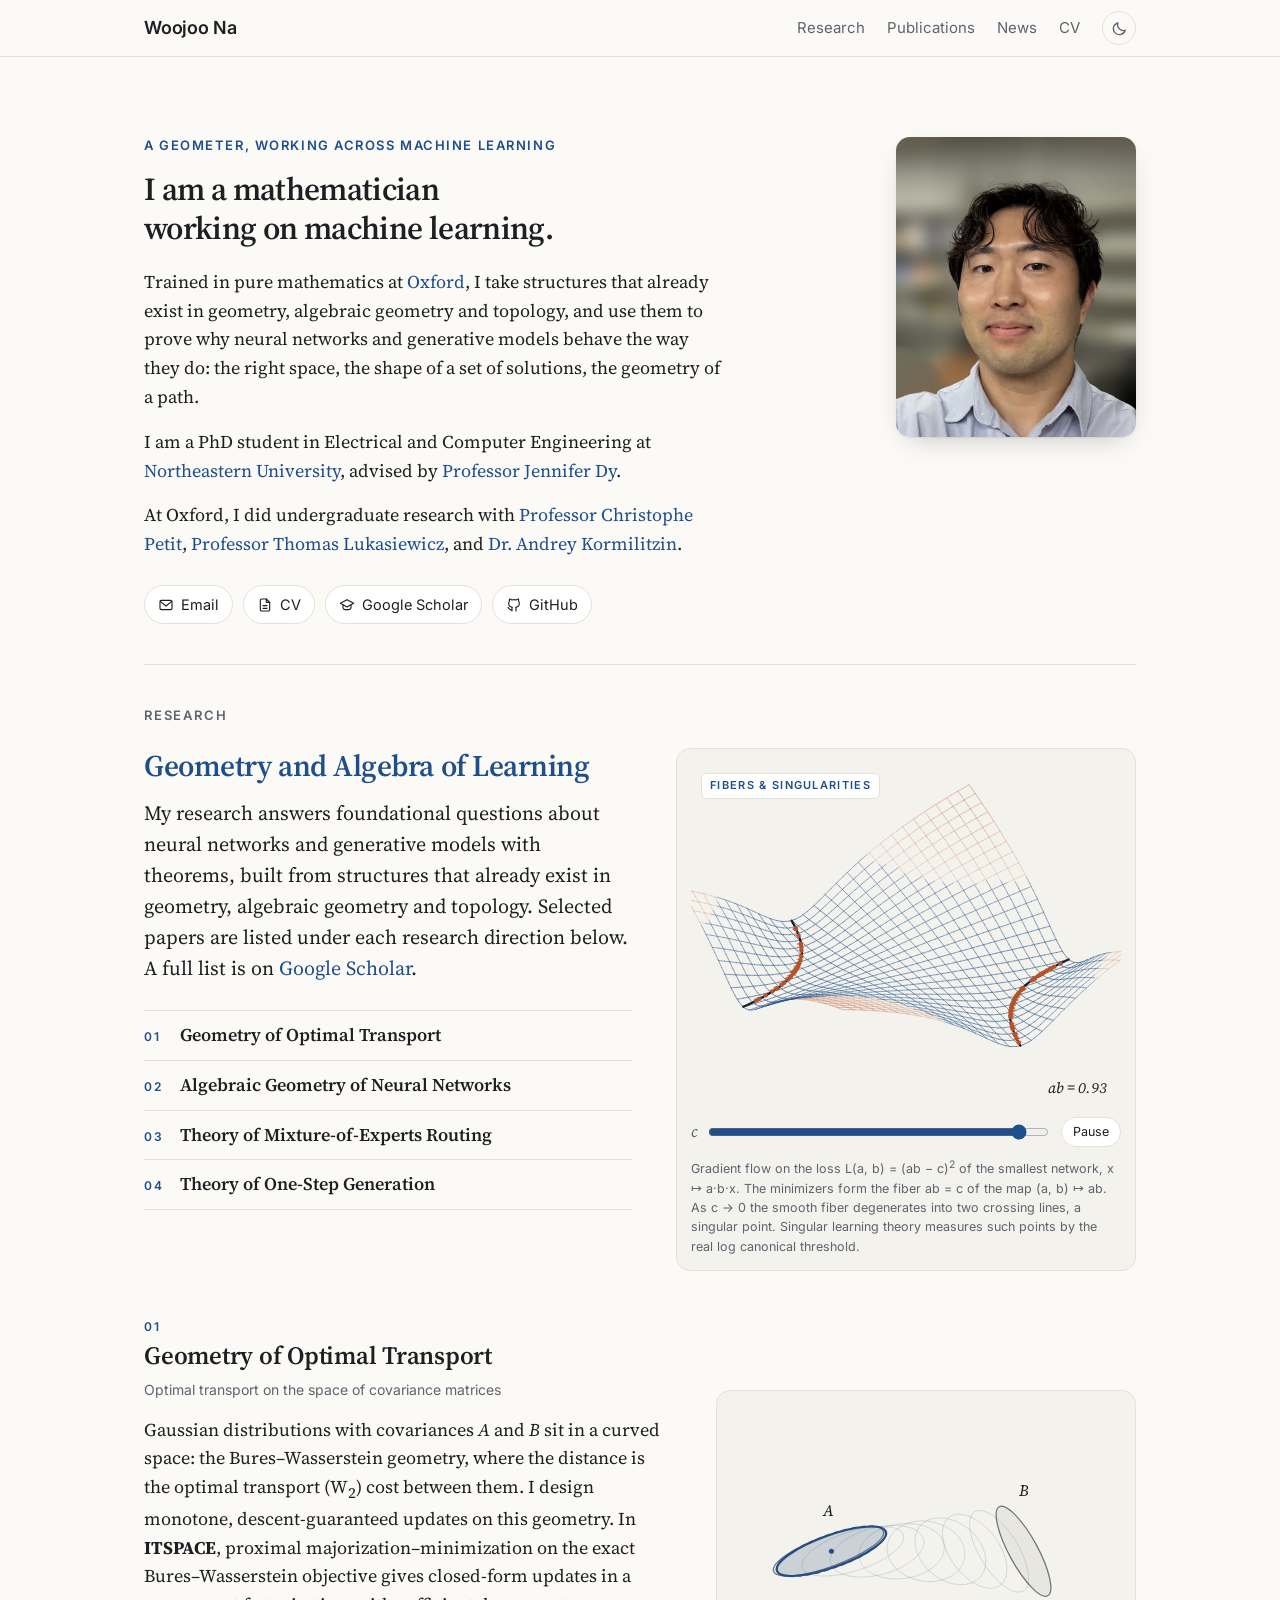
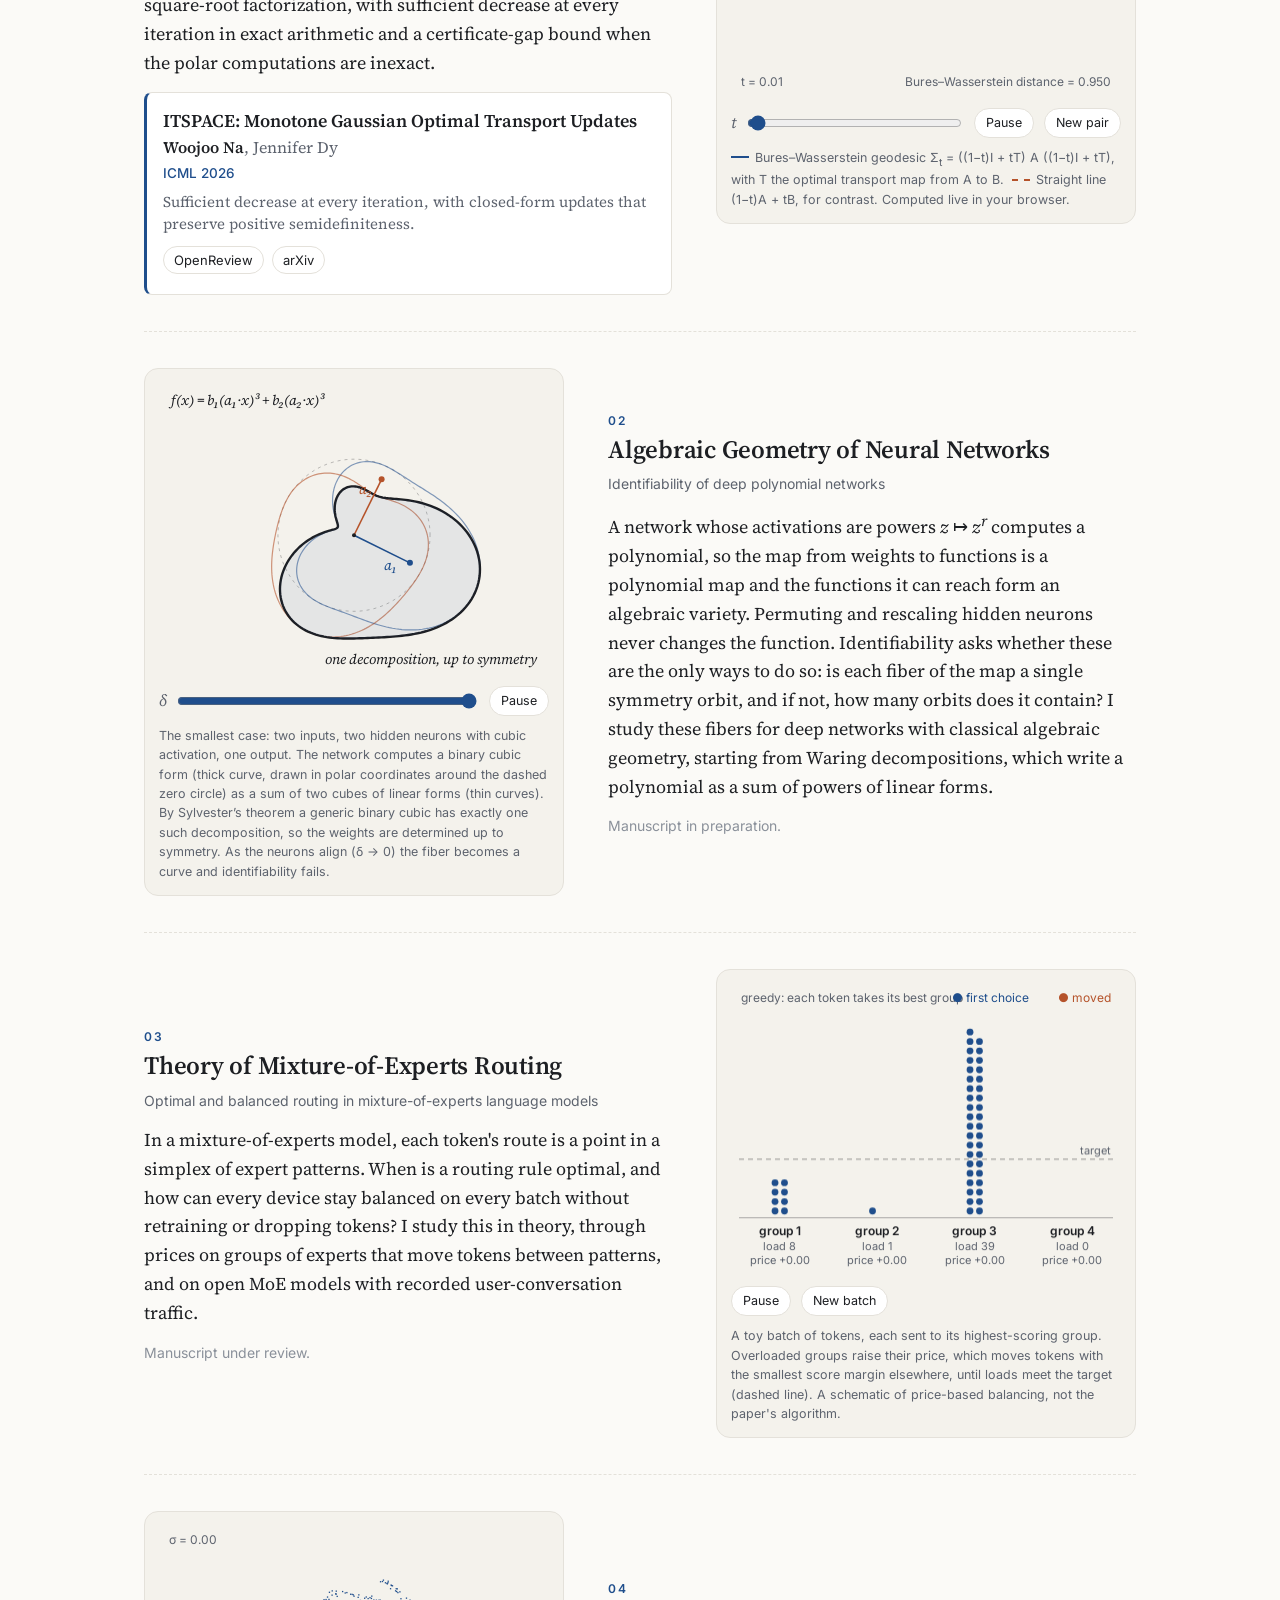
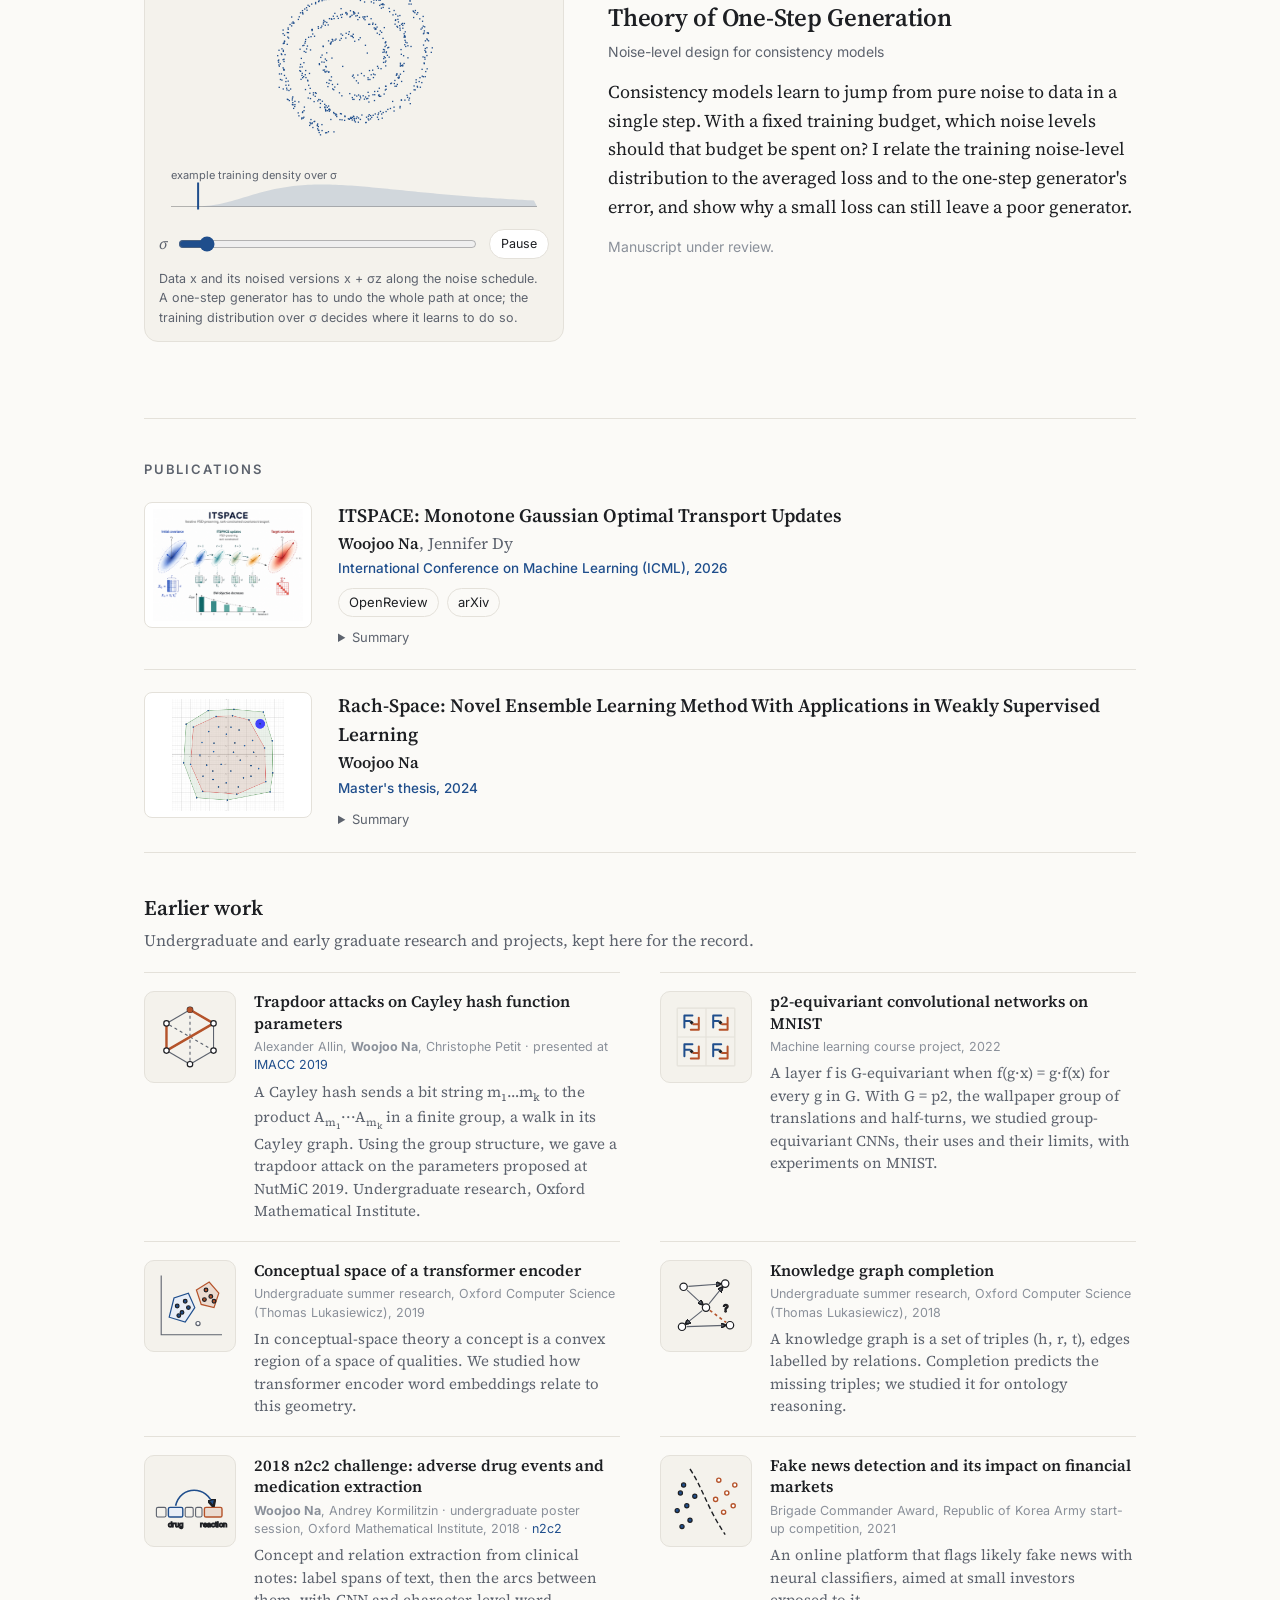
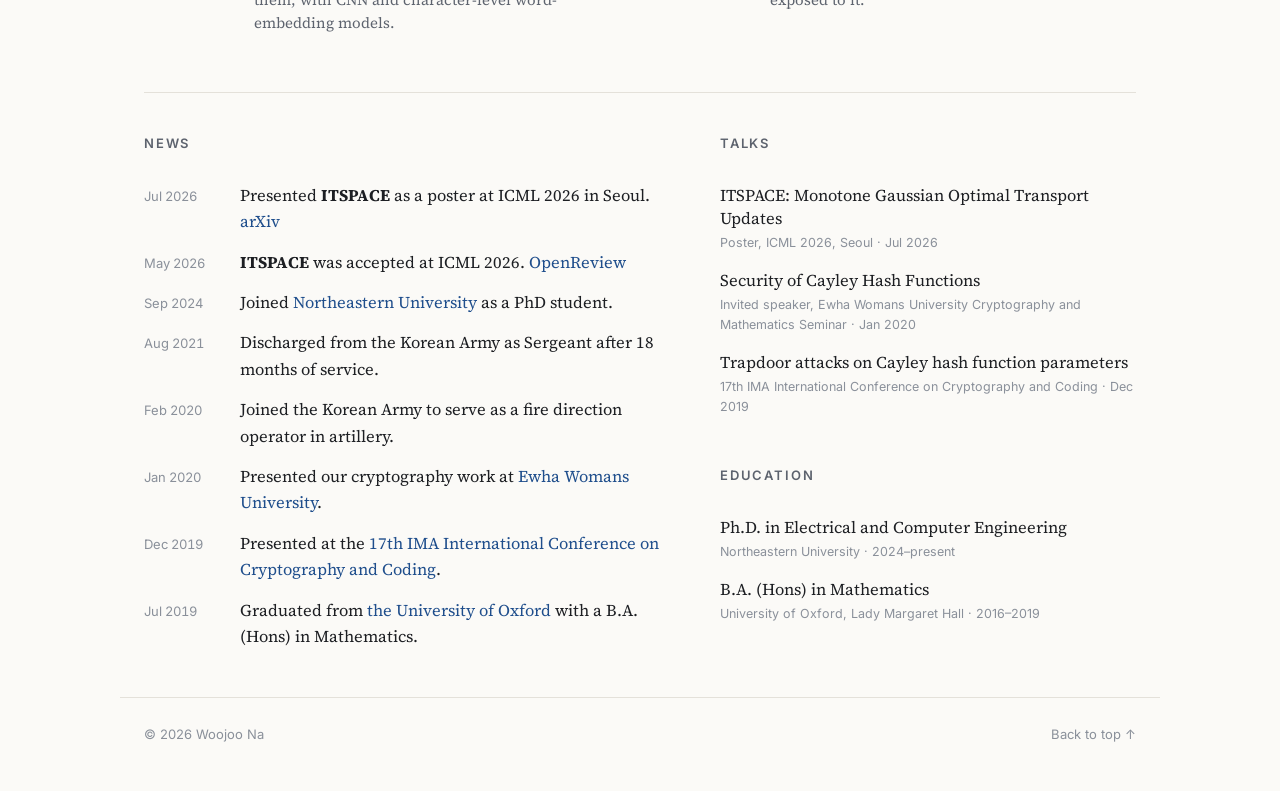
<file: index.html>
<!DOCTYPE html>
<html lang="en">
<head>
  <meta charset="utf-8">
  <meta name="viewport" content="width=device-width, initial-scale=1">
  <title>Woojoo Na</title>
  <meta name="author" content="Woojoo Na">
  <meta name="description" content="Woojoo Na, PhD student at Northeastern University. Trained as a pure mathematician at Oxford; geometric and mathematical foundations of machine learning: optimal transport, mixture-of-experts routing, and one-step generative modeling.">
  <meta property="og:title" content="Woojoo Na">
  <meta property="og:description" content="Geometric and mathematical foundations of machine learning.">
  <meta property="og:type" content="website">
  <meta property="og:url" content="https://itsmeuniverse.github.io/">
  <meta property="og:image" content="https://itsmeuniverse.github.io/images/woojoo.jpg">
  <link rel="icon" type="image/png" href="images/oxfordlogo.png">
  <link rel="preconnect" href="https://fonts.googleapis.com">
  <link rel="preconnect" href="https://fonts.gstatic.com" crossorigin>
  <link href="https://fonts.googleapis.com/css2?family=Inter:wght@400;500;600&family=Source+Serif+4:ital,opsz,wght@0,8..60,400;0,8..60,600;1,8..60,400&display=swap" rel="stylesheet">
  <link rel="stylesheet" href="css/site.css?v=202611241110">
  <script>
    // Apply the saved theme before first paint to avoid a flash.
    (function () {
      try {
        var t = localStorage.getItem('theme');
        if (t === 'light' || t === 'dark') document.documentElement.setAttribute('data-theme', t);
      } catch (e) {}
    })();
  </script>
</head>

<body>
  <a class="skip" href="#main">Skip to content</a>

  <header class="topbar">
    <div class="wrap topbar-inner">
      <a class="brand" href="#">Woojoo Na</a>
      <nav aria-label="Sections">
        <a href="#research">Research</a>
        <a href="#publications">Publications</a>
        <a href="#news">News</a>
        <a href="resume/CV_Woojoo_Na.pdf?v=202611241039">CV</a>
        <button class="theme-toggle" type="button" aria-label="Toggle dark mode" title="Toggle dark mode">
          <svg class="icon-moon" viewBox="0 0 24 24" aria-hidden="true"><path d="M20 14.5A8.5 8.5 0 0 1 9.5 4a8.5 8.5 0 1 0 10.5 10.5z"/></svg>
          <svg class="icon-sun" viewBox="0 0 24 24" aria-hidden="true"><circle cx="12" cy="12" r="4.2"/><path d="M12 2v2.5M12 19.5V22M2 12h2.5M19.5 12H22M4.9 4.9l1.8 1.8M17.3 17.3l1.8 1.8M4.9 19.1l1.8-1.8M17.3 6.7l1.8-1.8"/></svg>
        </button>
      </nav>
    </div>
  </header>

  <main id="main" class="wrap">

    <!-- ============================== INTRO ============================== -->
    <section class="intro" aria-label="About">
      <div class="intro-text">
        <h1 class="sr-only">Woojoo Na</h1>
        <p class="tagline">A geometer, working across machine learning</p>
        <p class="bio-lead">
          I am a mathematician working on machine learning.
        </p>
        <p>
          Trained in pure mathematics at <a href="https://www.ox.ac.uk/">Oxford</a>, I take structures that already
          exist in geometry, algebraic geometry and topology, and use them to prove why neural networks and generative
          models behave the way they do: the right space, the shape of a set of solutions, the geometry of a path.
        </p>
        <p>
          I am a PhD student in Electrical and Computer Engineering at
          <a href="https://www.northeastern.edu/">Northeastern University</a>, advised by
          <a href="https://mllabneu.github.io/">Professor Jennifer Dy</a>.
        </p>
        <p>
          At Oxford, I did undergraduate research with
          <a href="https://scholar.google.com/citations?user=QS_V3vIAAAAJ&amp;hl=en">Professor Christophe Petit</a>,
          <a href="https://scholar.google.com/citations?user=arjucpEAAAAJ">Professor Thomas Lukasiewicz</a>, and
          <a href="https://scholar.google.com/citations?user=eithlpAAAAAJ">Dr. Andrey Kormilitzin</a>.
        </p>
        <ul class="contact" aria-label="Links">
          <li><a href="mailto:na.w@northeastern.edu">
            <svg viewBox="0 0 24 24" aria-hidden="true"><rect x="3" y="5" width="18" height="14" rx="2"/><path d="m3.5 6.5 8.5 7 8.5-7"/></svg>Email</a></li>
          <li><a href="resume/CV_Woojoo_Na.pdf?v=202611241039">
            <svg viewBox="0 0 24 24" aria-hidden="true"><path d="M14 3H7a2 2 0 0 0-2 2v14a2 2 0 0 0 2 2h10a2 2 0 0 0 2-2V8z"/><path d="M14 3v5h5M9 13h6M9 17h6"/></svg>CV</a></li>
          <li><a href="https://scholar.google.com/citations?user=VjtokXUAAAAJ">
            <svg viewBox="0 0 24 24" aria-hidden="true"><path d="M2 9.5 12 4l10 5.5L12 15z"/><path d="M6 11.7V16c0 1.7 2.7 3 6 3s6-1.3 6-3v-4.3"/></svg>Google Scholar</a></li>
          <li><a href="https://github.com/itsmeuniverse">
            <svg viewBox="0 0 24 24" aria-hidden="true"><path d="M9 19c-4.3 1.4-4.3-2.5-6-3m12 5v-3.5c0-1 .1-1.4-.5-2 2.8-.3 5.5-1.4 5.5-6a4.6 4.6 0 0 0-1.3-3.2 4.2 4.2 0 0 0-.1-3.2s-1.1-.3-3.5 1.3a12.3 12.3 0 0 0-6.2 0C6.5 2.8 5.4 3.1 5.4 3.1a4.2 4.2 0 0 0-.1 3.2A4.6 4.6 0 0 0 4 9.5c0 4.6 2.7 5.7 5.5 6-.6.6-.6 1.2-.5 2V21"/></svg>GitHub</a></li>
        </ul>
      </div>
      <figure class="portrait">
        <img src="images/woojoo.jpg" alt="Portrait of Woojoo Na" width="240" height="300">
      </figure>
    </section>

    <!-- ============================== RESEARCH ============================== -->
    <section id="research" class="block">
      <h2>Research</h2>
      <div class="research-intro">
        <div>
        <p class="research-title">Geometry and Algebra of Learning</p>
        <p class="lede">
          My research answers foundational questions about neural networks and generative models with theorems,
          built from structures that already exist in geometry, algebraic geometry and topology. Selected papers are
          listed under each research direction below. A full list is on
          <a href="https://scholar.google.com/citations?user=VjtokXUAAAAJ">Google Scholar</a>.
        </p>
        <ol class="kw-index">
          <li><a href="#ot"><span class="num">01</span>Geometry of Optimal Transport</a></li>
          <li><a href="#poly"><span class="num">02</span>Algebraic Geometry of Neural Networks</a></li>
          <li><a href="#moe"><span class="num">03</span>Theory of Mixture-of-Experts Routing</a></li>
          <li><a href="#gen"><span class="num">04</span>Theory of One-Step Generation</a></li>
        </ol>
        </div>
        <figure class="fig fig-hero" data-fig="fiber">
          <span class="chip">Fibers &amp; singularities</span>
          <canvas aria-label="Animation: gradient flow on the loss surface (ab minus c) squared. Particles slide onto the curve ab = c, which degenerates into two crossing lines as c goes to zero." role="img"></canvas>
          <div class="fig-controls">
            <label>c <input type="range" min="0" max="1" step="0.001" value="1" data-role="t" aria-label="Target value c"></label>
            <button type="button" data-role="play" aria-label="Pause animation">Pause</button>
          </div>
          <figcaption>
            Gradient flow on the loss L(a, b) = (ab &minus; c)<sup>2</sup> of the smallest network, x &#8614; a&middot;b&middot;x.
            The minimizers form the fiber ab = c of the map (a, b) &#8614; ab. As c &rarr; 0 the smooth fiber degenerates
            into two crossing lines, a singular point. Singular learning theory measures such points by the real log
            canonical threshold.
          </figcaption>
        </figure>
      </div>

      <!-- Theme 1: Optimal transport -->
      <article class="theme" id="ot">
        <div class="theme-text">
          <h3><span class="num">01</span>Geometry of Optimal Transport</h3>
          <p class="focus">Optimal transport on the space of covariance matrices</p>
          <p>
            Gaussian distributions with covariances <i>A</i> and <i>B</i> sit in a curved space: the
            Bures&ndash;Wasserstein geometry, where the distance is the optimal transport (W<sub>2</sub>) cost between them.
            I design monotone, descent-guaranteed updates on this geometry. In <strong>ITSPACE</strong>, proximal
            majorization&ndash;minimization on the exact Bures&ndash;Wasserstein objective gives closed-form updates
            in a square-root factorization, with sufficient decrease at every iteration in exact arithmetic and a
            certificate-gap bound when the polar computations are inexact.
          </p>
          <ul class="pubs compact">
            <li>
              <a class="ptitle" href="https://arxiv.org/abs/2606.30523">ITSPACE: Monotone Gaussian Optimal Transport Updates</a>
              <span class="authors"><b>Woojoo Na</b>, Jennifer Dy</span>
              <span class="venue">ICML 2026</span>
              <span class="result">Sufficient decrease at every iteration, with closed-form updates that preserve positive semidefiniteness.</span>
              <span class="links"><a href="https://openreview.net/forum?id=BdCjuNqZst">OpenReview</a><a href="https://arxiv.org/abs/2606.30523">arXiv</a></span>
            </li>
          </ul>
        </div>
        <figure class="fig" data-fig="bw">
          <canvas aria-label="Animation: two covariance ellipses connected by the Bures–Wasserstein geodesic, compared with straight-line interpolation of the matrices." role="img"></canvas>
          <div class="fig-controls">
            <label>t <input type="range" min="0" max="1" step="0.001" value="0" data-role="t" aria-label="Interpolation time t"></label>
            <button type="button" data-role="play" aria-label="Pause animation">Pause</button>
            <button type="button" data-role="shuffle" aria-label="New random endpoints">New pair</button>
          </div>
          <figcaption>
            <span class="key key-solid"></span>Bures&ndash;Wasserstein geodesic
            &Sigma;<sub>t</sub> = ((1&minus;t)I + tT) A ((1&minus;t)I + tT), with T the optimal transport map from A to B.
            <span class="key key-dash"></span>Straight line (1&minus;t)A + tB, for contrast.
            Computed live in your browser.
          </figcaption>
        </figure>
      </article>

      <!-- Theme 2: Algebraic geometry of neural networks (manuscript in preparation: topic only) -->
      <article class="theme" id="poly">
        <div class="theme-text">
          <h3><span class="num">02</span>Algebraic Geometry of Neural Networks</h3>
          <p class="focus">Identifiability of deep polynomial networks</p>
          <p>
            A network whose activations are powers <i>z</i> &#8614; <i>z<sup>r</sup></i> computes a polynomial, so
            the map from weights to functions is a polynomial map and the functions it can reach form an algebraic
            variety. Permuting and rescaling hidden neurons never changes the function. Identifiability asks whether
            these are the only ways to do so: is each fiber of the map a single symmetry orbit, and if not, how many
            orbits does it contain? I study these fibers for deep networks with classical algebraic geometry,
            starting from Waring decompositions, which write a polynomial as a sum of powers of linear forms.
          </p>
          <p class="status">Manuscript in preparation.</p>
        </div>
        <figure class="fig" data-fig="waring">
          <canvas aria-label="Animation: a binary cubic form drawn in polar coordinates as the sum of two cubes of linear forms; the two neuron directions rotate and periodically align." role="img"></canvas>
          <div class="fig-controls">
            <label>&delta; <input type="range" min="0" max="1" step="0.001" value="1" data-role="t" aria-label="Angle between the two neurons"></label>
            <button type="button" data-role="play" aria-label="Pause animation">Pause</button>
          </div>
          <figcaption>
            The smallest case: two inputs, two hidden neurons with cubic activation, one output. The network computes a
            binary cubic form (thick curve, drawn in polar coordinates around the dashed zero circle) as a sum of two
            cubes of linear forms (thin curves). By Sylvester&rsquo;s theorem a generic binary cubic has exactly one
            such decomposition, so the weights are determined up to symmetry. As the neurons align (&delta; &rarr; 0)
            the fiber becomes a curve and identifiability fails.
          </figcaption>
        </figure>
      </article>

      <!-- Theme 3: MoE routing -->
      <article class="theme" id="moe">
        <div class="theme-text">
          <h3><span class="num">03</span>Theory of Mixture-of-Experts Routing</h3>
          <p class="focus">Optimal and balanced routing in mixture-of-experts language models</p>
          <p>
            In a mixture-of-experts model, each token's route is a point in a simplex of expert patterns. When is a
            routing rule optimal, and how can every device stay balanced on every batch without retraining or dropping
            tokens? I study this in theory, through prices on groups of experts that move tokens between patterns,
            and on open MoE models with recorded user-conversation traffic.
          </p>
          <p class="status">Manuscript under review.</p>
        </div>
        <figure class="fig" data-fig="moe">
          <canvas aria-label="Animation: tokens assigned to four expert groups; group prices rise on overloaded groups until every group meets its target load." role="img"></canvas>
          <div class="fig-controls">
            <button type="button" data-role="play" aria-label="Pause animation">Pause</button>
            <button type="button" data-role="shuffle" aria-label="New random batch">New batch</button>
          </div>
          <figcaption>
            A toy batch of tokens, each sent to its highest-scoring group. Overloaded groups raise their price, which
            moves tokens with the smallest score margin elsewhere, until loads meet the target (dashed line).
            A schematic of price-based balancing, not the paper's algorithm.
          </figcaption>
        </figure>
      </article>

      <!-- Theme 4: Generative modeling -->
      <article class="theme" id="gen">
        <div class="theme-text">
          <h3><span class="num">04</span>Theory of One-Step Generation</h3>
          <p class="focus">Noise-level design for consistency models</p>
          <p>
            Consistency models learn to jump from pure noise to data in a single step. With a fixed training budget,
            which noise levels should that budget be spent on? I relate the training noise-level distribution to the
            averaged loss and to the one-step generator's error, and show why a small loss can still leave a poor
            generator.
          </p>
          <p class="status">Manuscript under review.</p>
        </div>
        <figure class="fig" data-fig="noise">
          <canvas aria-label="Animation: a two-dimensional data distribution blurred by Gaussian noise of increasing level sigma, and the one-step jump from the highest noise level back to data." role="img"></canvas>
          <div class="fig-controls">
            <label>&sigma; <input type="range" min="0" max="1" step="0.001" value="0" data-role="t" aria-label="Noise level"></label>
            <button type="button" data-role="play" aria-label="Pause animation">Pause</button>
          </div>
          <figcaption>
            Data x and its noised versions x + &sigma;z along the noise schedule. A one-step generator has to undo the
            whole path at once; the training distribution over &sigma; decides where it learns to do so.
          </figcaption>
        </figure>
      </article>
    </section>

    <!-- ============================== PUBLICATIONS ============================== -->
    <section id="publications" class="block">
      <h2>Publications</h2>

      <ul class="pubs full">
        <li class="pub">
          <img class="thumb" src="images/itspace.png" alt="" loading="lazy">
          <div>
            <a class="ptitle" href="https://arxiv.org/abs/2606.30523">ITSPACE: Monotone Gaussian Optimal Transport Updates</a>
            <span class="authors"><b>Woojoo Na</b>, Jennifer Dy</span>
            <span class="venue">International Conference on Machine Learning (ICML), 2026</span>
            <span class="links">
              <a href="https://openreview.net/forum?id=BdCjuNqZst">OpenReview</a>
              <a href="https://arxiv.org/abs/2606.30523">arXiv</a>
            </span>
            <details>
              <summary>Summary</summary>
              <p>
                A proximal majorization&ndash;minimization method for the exact Bures&ndash;Wasserstein (Gaussian W<sub>2</sub>)
                objective on covariances, with closed-form updates in a square-root factorization. Each iteration is
                guaranteed to decrease the objective in exact arithmetic, with a certificate-gap bound under inexact
                polar computations; the updates preserve positive semidefiniteness and support rank-restricted factors.
                On real-world covariance-alignment benchmarks, ITSPACE reaches low-BW-gap solutions substantially faster
                than BW gradient descent and sample-OT baselines.
              </p>
            </details>
          </div>
        </li>
        <li class="pub">
          <img class="thumb" src="images/convexpeel.png" alt="" loading="lazy">
          <div>
            <span class="ptitle">Rach-Space: Novel Ensemble Learning Method With Applications in Weakly Supervised Learning</span>
            <span class="authors"><b>Woojoo Na</b></span>
            <span class="venue">Master's thesis, 2024</span>
            <details>
              <summary>Summary</summary>
              <p>
                An ensemble method for weakly supervised learning that labels unlabeled data from incomplete, noisy
                information about the labels, by reconstructing an adaptive convex hull.
              </p>
            </details>
          </div>
        </li>
      </ul>

      <h3 class="sub">Earlier work</h3>
      <p class="muted">Undergraduate and early graduate research and projects, kept here for the record.</p>
      <ul class="earlier">
        <li>
          <figure class="dia-box"><svg class="dia" width="80" height="80" viewBox="0 0 100 100" fill="none" stroke="currentColor" stroke-width="1.2" role="img" aria-label="Cayley graph with a highlighted walk"><line class="d-a" x1="50.0" y1="16.0" x2="79.4" y2="33.0"/><line class="d-a" x1="79.4" y1="33.0" x2="79.4" y2="67.0"/><line class="d-a" x1="79.4" y1="67.0" x2="50.0" y2="84.0"/><line class="d-a" x1="50.0" y1="84.0" x2="20.6" y2="67.0"/><line class="d-a" x1="20.6" y1="67.0" x2="20.6" y2="33.0"/><line class="d-a" x1="20.6" y1="33.0" x2="50.0" y2="16.0"/><line class="d-b" x1="50.0" y1="16.0" x2="50.0" y2="84.0"/><line class="d-b" x1="79.4" y1="33.0" x2="20.6" y2="67.0"/><line class="d-b" x1="79.4" y1="67.0" x2="20.6" y2="33.0"/><polyline class="d-walk" points="50.0,16.0 79.4,33.0 20.6,67.0 20.6,33.0"/><circle class="d-node" cx="50.0" cy="16.0" r="3.4"/><circle class="d-node" cx="79.4" cy="33.0" r="3.4"/><circle class="d-node" cx="79.4" cy="67.0" r="3.4"/><circle class="d-node" cx="50.0" cy="84.0" r="3.4"/><circle class="d-node" cx="20.6" cy="67.0" r="3.4"/><circle class="d-node" cx="20.6" cy="33.0" r="3.4"/><circle class="d-start" cx="50.0" cy="16.0" r="3.6"/></svg></figure>
          <div>
            <span class="etitle">Trapdoor attacks on Cayley hash function parameters</span>
            <span class="emeta">Alexander Allin, <b>Woojoo Na</b>, Christophe Petit &middot; presented at <a href="https://malb.io/imacc2019/">IMACC 2019</a></span>
            <span class="edesc">A Cayley hash sends a bit string m<sub>1</sub>&hellip;m<sub>k</sub> to the product A<sub>m<sub>1</sub></sub>&middot;&middot;&middot;A<sub>m<sub>k</sub></sub> in a finite group, a walk in its Cayley graph. Using the group structure, we gave a trapdoor attack on the parameters proposed at NutMiC 2019. Undergraduate research, Oxford Mathematical Institute.</span>
          </div>
        </li>
        <li>
          <figure class="dia-box"><svg class="dia" width="80" height="80" viewBox="0 0 100 100" fill="none" stroke="currentColor" stroke-width="1.2" role="img" aria-label="Square lattice; each cell holds a motif and its half-turn about the cell centre"><g class="d-grid"><line x1="14" y1="14" x2="14" y2="86"/><line x1="50" y1="14" x2="50" y2="86"/><line x1="86" y1="14" x2="86" y2="86"/><line x1="14" y1="14" x2="86" y2="14"/><line x1="14" y1="50" x2="86" y2="50"/><line x1="14" y1="86" x2="86" y2="86"/></g><path class="d-motif" d="M23 38 L23 23 L33 23 M23 30 L30 30"/><path class="d-motif2" d="M23 38 L23 23 L33 23 M23 30 L30 30" transform="rotate(180 32 32)"/><rect class="d-rot" x="30.2" y="30.2" width="3.6" height="3.6" transform="rotate(45 32 32)"/><path class="d-motif" d="M23 74 L23 59 L33 59 M23 66 L30 66"/><path class="d-motif2" d="M23 74 L23 59 L33 59 M23 66 L30 66" transform="rotate(180 32 68)"/><rect class="d-rot" x="30.2" y="66.2" width="3.6" height="3.6" transform="rotate(45 32 68)"/><path class="d-motif" d="M59 38 L59 23 L69 23 M59 30 L66 30"/><path class="d-motif2" d="M59 38 L59 23 L69 23 M59 30 L66 30" transform="rotate(180 68 32)"/><rect class="d-rot" x="66.2" y="30.2" width="3.6" height="3.6" transform="rotate(45 68 32)"/><path class="d-motif" d="M59 74 L59 59 L69 59 M59 66 L66 66"/><path class="d-motif2" d="M59 74 L59 59 L69 59 M59 66 L66 66" transform="rotate(180 68 68)"/><rect class="d-rot" x="66.2" y="66.2" width="3.6" height="3.6" transform="rotate(45 68 68)"/></svg></figure>
          <div>
            <span class="etitle">p2-equivariant convolutional networks on MNIST</span>
            <span class="emeta">Machine learning course project, 2022</span>
            <span class="edesc">A layer f is G-equivariant when f(g&middot;x) = g&middot;f(x) for every g in G. With G = p2, the wallpaper group of translations and half-turns, we studied group-equivariant CNNs, their uses and their limits, with experiments on MNIST.</span>
          </div>
        </li>
        <li>
          <figure class="dia-box"><svg class="dia" width="80" height="80" viewBox="0 0 100 100" fill="none" stroke="currentColor" stroke-width="1.2" role="img" aria-label="Two convex regions of points in a quality space"><path class="d-axis" d="M14 12 L14 86 L90 86"/><polygon class="d-region" points="24,64 30,40 48,34 56,52 44,70"/><polygon class="d-region2" points="58,30 74,20 86,34 80,52 64,48"/><circle class="d-dot" cx="34" cy="50" r="2.3"/><circle class="d-dot" cx="40" cy="58" r="2.3"/><circle class="d-dot" cx="44" cy="44" r="2.3"/><circle class="d-dot" cx="36" cy="62" r="2.3"/><circle class="d-dot" cx="48" cy="52" r="2.3"/><circle class="d-dot2" cx="70" cy="30" r="2.3"/><circle class="d-dot2" cx="76" cy="38" r="2.3"/><circle class="d-dot2" cx="68" cy="42" r="2.3"/><circle class="d-dot2" cx="80" cy="44" r="2.3"/><circle class="d-out" cx="60" cy="72" r="2.6"/></svg></figure>
          <div>
            <span class="etitle">Conceptual space of a transformer encoder</span>
            <span class="emeta">Undergraduate summer research, Oxford Computer Science (Thomas Lukasiewicz), 2019</span>
            <span class="edesc">In conceptual-space theory a concept is a convex region of a space of qualities. We studied how transformer encoder word embeddings relate to this geometry.</span>
          </div>
        </li>
        <li>
          <figure class="dia-box"><svg class="dia" width="80" height="80" viewBox="0 0 100 100" fill="none" stroke="currentColor" stroke-width="1.2" role="img" aria-label="Directed graph with one missing edge"><defs><marker id="ar" viewBox="0 0 6 6" refX="5" refY="3" markerWidth="5" markerHeight="5" orient="auto"><path class="d-arrow" d="M0 0 L6 3 L0 6 z"/></marker></defs><line class="d-edge" x1="28.0" y1="25.5" x2="68.0" y2="22.5" marker-end="url(#ar)"/><line class="d-edge" x1="26.4" y1="30.1" x2="45.6" y2="47.9" marker-end="url(#ar)"/><line class="d-edge" x1="53.7" y1="47.3" x2="70.3" y2="26.7" marker-end="url(#ar)"/><line class="d-edge" x1="45.3" y1="55.7" x2="24.7" y2="72.3" marker-end="url(#ar)"/><line class="d-edge" x1="26.0" y1="75.8" x2="74.0" y2="74.2" marker-end="url(#ar)"/><line class="d-missing" x1="54.8" y1="55.5" x2="75.2" y2="70.5"/><circle class="d-node" cx="22" cy="26" r="4.6"/><circle class="d-node" cx="74" cy="22" r="4.6"/><circle class="d-node" cx="50" cy="52" r="4.6"/><circle class="d-node" cx="20" cy="76" r="4.6"/><circle class="d-node" cx="80" cy="74" r="4.6"/><text class="d-q" x="71" y="58">?</text></svg></figure>
          <div>
            <span class="etitle">Knowledge graph completion</span>
            <span class="emeta">Undergraduate summer research, Oxford Computer Science (Thomas Lukasiewicz), 2018</span>
            <span class="edesc">A knowledge graph is a set of triples (h, r, t), edges labelled by relations. Completion predicts the missing triples; we studied it for ontology reasoning.</span>
          </div>
        </li>
        <li>
          <figure class="dia-box"><svg class="dia" width="80" height="80" viewBox="0 0 100 100" fill="none" stroke="currentColor" stroke-width="1.2" role="img" aria-label="Tokens with two labelled spans joined by a relation arc"><defs><marker id="ar2" viewBox="0 0 6 6" refX="5" refY="3" markerWidth="5" markerHeight="5" orient="auto"><path class="d-arrow2" d="M0 0 L6 3 L0 6 z"/></marker></defs><g><rect class="d-tok" x="8" y="58" width="12" height="12" rx="2"/><rect class="d-span" x="23" y="58" width="18" height="12" rx="2"/><rect class="d-tok" x="44" y="58" width="10" height="12" rx="2"/><rect class="d-tok" x="57" y="58" width="8" height="12" rx="2"/><rect class="d-span2" x="68" y="58" width="22" height="12" rx="2"/></g><path class="d-arc" d="M32 56 C 38 30, 72 30, 79 56" marker-end="url(#ar2)"/><text class="d-lab" x="32" y="82" text-anchor="middle">drug</text><text class="d-lab" x="79" y="82" text-anchor="middle">reaction</text></svg></figure>
          <div>
            <span class="etitle">2018 n2c2 challenge: adverse drug events and medication extraction</span>
            <span class="emeta"><b>Woojoo Na</b>, Andrey Kormilitzin &middot; undergraduate poster session, Oxford Mathematical Institute, 2018 &middot; <a href="https://n2c2.dbmi.hms.harvard.edu/">n2c2</a></span>
            <span class="edesc">Concept and relation extraction from clinical notes: label spans of text, then the arcs between them, with CNN and character-level word-embedding models.</span>
          </div>
        </li>
        <li>
          <figure class="dia-box"><svg class="dia" width="80" height="80" viewBox="0 0 100 100" fill="none" stroke="currentColor" stroke-width="1.2" role="img" aria-label="Two point clouds separated by a curved decision boundary"><path class="d-boundary" d="M30 10 C 46 34, 52 60, 74 92"/><circle class="d-dot" cx="18" cy="40" r="2.6"/><circle class="d-dot" cx="26" cy="56" r="2.6"/><circle class="d-dot" cx="14" cy="62" r="2.6"/><circle class="d-dot" cx="30" cy="74" r="2.6"/><circle class="d-dot" cx="22" cy="30" r="2.6"/><circle class="d-dot" cx="36" cy="44" r="2.6"/><circle class="d-dot" cx="20" cy="82" r="2.6"/><circle class="d-out2" cx="66" cy="24" r="2.6"/><circle class="d-out2" cx="76" cy="40" r="2.6"/><circle class="d-out2" cx="84" cy="56" r="2.6"/><circle class="d-out2" cx="62" cy="48" r="2.6"/><circle class="d-out2" cx="72" cy="64" r="2.6"/><circle class="d-out2" cx="86" cy="30" r="2.6"/></svg></figure>
          <div>
            <span class="etitle">Fake news detection and its impact on financial markets</span>
            <span class="emeta">Brigade Commander Award, Republic of Korea Army start-up competition, 2021</span>
            <span class="edesc">An online platform that flags likely fake news with neural classifiers, aimed at small investors exposed to it.</span>
          </div>
        </li>
      </ul>
    </section>

    <!-- ============================== NEWS + TALKS ============================== -->
    <div class="two-col">
      <section id="news" class="block">
        <h2>News</h2>
        <ul class="news">
          <li><time>Jul 2026</time><span>Presented <b>ITSPACE</b> as a poster at ICML 2026 in Seoul. <a href="https://arxiv.org/abs/2606.30523">arXiv</a></span></li>
          <li><time>May 2026</time><span><b>ITSPACE</b> was accepted at ICML 2026. <a href="https://openreview.net/forum?id=BdCjuNqZst">OpenReview</a></span></li>
          <li><time>Sep 2024</time><span>Joined <a href="https://www.northeastern.edu/">Northeastern University</a> as a PhD student.</span></li>
          <li><time>Aug 2021</time><span>Discharged from the Korean Army as Sergeant after 18 months of service.</span></li>
          <li><time>Feb 2020</time><span>Joined the Korean Army to serve as a fire direction operator in artillery.</span></li>
          <li><time>Jan 2020</time><span>Presented our cryptography work at <a href="https://cms.ewha.ac.kr/user/indexSub.action?codyMenuSeq=9524012&amp;siteId=hsl&amp;menuUIType=top">Ewha Womans University</a>.</span></li>
          <li><time>Dec 2019</time><span>Presented at the <a href="https://malb.io/imacc2019/">17th IMA International Conference on Cryptography and Coding</a>.</span></li>
          <li><time>Jul 2019</time><span>Graduated from <a href="https://www.ox.ac.uk/">the University of Oxford</a> with a B.A. (Hons) in Mathematics.</span></li>
        </ul>
      </section>

      <section id="talks" class="block">
        <h2>Talks</h2>
        <ul class="talks">
          <li>
            <span class="ttitle">ITSPACE: Monotone Gaussian Optimal Transport Updates</span>
            <span class="tmeta">Poster, ICML 2026, Seoul &middot; Jul 2026</span>
          </li>
          <li>
            <span class="ttitle">Security of Cayley Hash Functions</span>
            <span class="tmeta">Invited speaker, Ewha Womans University Cryptography and Mathematics Seminar &middot; Jan 2020</span>
          </li>
          <li>
            <span class="ttitle">Trapdoor attacks on Cayley hash function parameters</span>
            <span class="tmeta">17th IMA International Conference on Cryptography and Coding &middot; Dec 2019</span>
          </li>
        </ul>

        <h2 class="mt">Education</h2>
        <ul class="talks">
          <li>
            <span class="ttitle">Ph.D. in Electrical and Computer Engineering</span>
            <span class="tmeta">Northeastern University &middot; 2024&ndash;present</span>
          </li>
          <li>
            <span class="ttitle">B.A. (Hons) in Mathematics</span>
            <span class="tmeta">University of Oxford, Lady Margaret Hall &middot; 2016&ndash;2019</span>
          </li>
        </ul>
      </section>
    </div>
  </main>

  <footer class="wrap footer">
    <span>&copy; 2026 Woojoo Na</span>
    <a href="#" class="totop">Back to top &uarr;</a>
  </footer>

  <script src="js/figures.js?v=202611241100" defer></script>
</body>
</html>
</file>
<file: css/site.css>
/* Woojoo Na — personal site. Plain CSS, no build step. */

:root {
  --bg: #fbfaf7;
  --surface: #ffffff;
  --text: #1d1f23;
  --muted: #5d636e;
  --faint: #8a909a;
  --rule: #e4e1da;
  --accent: #1f4e8c;        /* Oxford-leaning blue */
  --accent-soft: #e8eef7;
  --warm: #b5532a;          /* second figure colour */
  --fig-bg: #f4f2ec;
  --serif: "Source Serif 4", Georgia, "Times New Roman", serif;
  --sans: "Inter", -apple-system, BlinkMacSystemFont, "Segoe UI", Roboto, Helvetica, Arial, sans-serif;
  color-scheme: light;
}

@media (prefers-color-scheme: dark) {
  :root:not([data-theme="light"]) {
    --bg: #121418;
    --surface: #1a1d22;
    --text: #e6e7ea;
    --muted: #a4a9b3;
    --faint: #7b818c;
    --rule: #2b2f36;
    --accent: #8fb6ec;
    --accent-soft: #1d2a3d;
    --warm: #e89a72;
    --fig-bg: #181b20;
    color-scheme: dark;
  }
}
:root[data-theme="dark"] {
  --bg: #121418;
  --surface: #1a1d22;
  --text: #e6e7ea;
  --muted: #a4a9b3;
  --faint: #7b818c;
  --rule: #2b2f36;
  --accent: #8fb6ec;
  --accent-soft: #1d2a3d;
  --warm: #e89a72;
  --fig-bg: #181b20;
  color-scheme: dark;
}

*, *::before, *::after { box-sizing: border-box; }

html { scroll-behavior: smooth; scroll-padding-top: 72px; }
@media (prefers-reduced-motion: reduce) { html { scroll-behavior: auto; } }

body {
  margin: 0;
  background: var(--bg);
  color: var(--text);
  font-family: var(--serif);
  font-size: 18px;
  line-height: 1.6;
  -webkit-font-smoothing: antialiased;
  text-rendering: optimizeLegibility;
}

a { color: var(--accent); text-decoration: none; text-underline-offset: 3px; }
a:hover { text-decoration: underline; }
a:focus-visible, button:focus-visible, summary:focus-visible, input:focus-visible {
  outline: 2px solid var(--accent); outline-offset: 2px; border-radius: 3px;
}

.wrap { max-width: 1040px; margin: 0 auto; padding: 0 24px; }
@media (max-width: 600px) { .wrap { padding: 0 16px; } body { font-size: 17px; } }

.skip { position: absolute; left: -999px; top: 8px; background: var(--surface); padding: 6px 10px; z-index: 20; }
.skip:focus { left: 8px; }

/* ---------- top bar ---------- */
.topbar {
  position: sticky; top: 0; z-index: 10;
  background: color-mix(in srgb, var(--bg) 88%, transparent);
  backdrop-filter: saturate(1.4) blur(10px);
  -webkit-backdrop-filter: saturate(1.4) blur(10px);
  border-bottom: 1px solid var(--rule);
}
.topbar-inner { display: flex; align-items: center; justify-content: space-between; height: 56px; gap: 12px; }
.brand { font-family: var(--sans); font-weight: 600; color: var(--text); letter-spacing: -0.01em; white-space: nowrap; }
.brand:hover { text-decoration: none; }
nav { display: flex; align-items: center; gap: 22px; font-family: var(--sans); font-size: 15px; }
nav a { color: var(--muted); }
nav a:hover { color: var(--text); text-decoration: none; }
@media (max-width: 600px) {
  nav { gap: 14px; font-size: 14px; }
  nav a[href="#news"] { display: none; }
}

.theme-toggle {
  display: inline-grid; place-items: center; width: 34px; height: 34px;
  border: 1px solid var(--rule); border-radius: 50%; background: transparent; color: var(--muted); cursor: pointer;
}
.theme-toggle:hover { color: var(--text); }
.theme-toggle svg { width: 17px; height: 17px; fill: none; stroke: currentColor; stroke-width: 1.8; stroke-linecap: round; }
.theme-toggle .icon-sun { display: none; }
:root[data-theme="dark"] .theme-toggle .icon-sun { display: block; }
:root[data-theme="dark"] .theme-toggle .icon-moon { display: none; }
@media (prefers-color-scheme: dark) {
  :root:not([data-theme="light"]) .theme-toggle .icon-sun { display: block; }
  :root:not([data-theme="light"]) .theme-toggle .icon-moon { display: none; }
}

/* ---------- intro ---------- */
.intro {
  display: grid; grid-template-columns: 1fr 240px; gap: 56px; align-items: start;
  padding: 72px 0 40px;
}
.intro h1 {
  font-family: var(--serif); font-weight: 600; font-size: 46px; line-height: 1.1; letter-spacing: -0.02em; margin: 0;
}
.tagline {
  font-family: var(--sans); font-size: 13px; font-weight: 600; letter-spacing: 0.12em; text-transform: uppercase;
  color: var(--accent); margin: 12px 0 26px;
}
.intro p { margin: 0 0 16px; max-width: 64ch; }
.portrait { margin: 8px 0 0; }
.portrait img {
  width: 100%; height: auto; aspect-ratio: 4 / 5; object-fit: cover; border-radius: 14px;
  box-shadow: 0 1px 2px rgba(0,0,0,.06), 0 10px 30px -12px rgba(0,0,0,.25);
}
.contact { list-style: none; padding: 0; margin: 26px 0 0; display: flex; flex-wrap: wrap; gap: 10px; font-family: var(--sans); font-size: 14.5px; }
.contact a {
  display: inline-flex; align-items: center; gap: 7px; padding: 7px 13px;
  border: 1px solid var(--rule); border-radius: 999px; color: var(--text); background: var(--surface);
  transition: border-color .15s, color .15s;
}
.contact a:hover { border-color: var(--accent); color: var(--accent); text-decoration: none; }
.contact svg { width: 16px; height: 16px; fill: none; stroke: currentColor; stroke-width: 1.7; stroke-linecap: round; stroke-linejoin: round; }

@media (max-width: 760px) {
  .intro { grid-template-columns: 1fr; gap: 28px; padding: 40px 0 24px; }
  .portrait { order: -1; max-width: 140px; margin: 0; }
  .portrait img { border-radius: 50%; aspect-ratio: 1; object-position: 50% 45%; }
  .intro h1 { font-size: 36px; }
}

/* ---------- sections ---------- */
.block { padding: 40px 0; border-top: 1px solid var(--rule); }
h2 {
  font-family: var(--sans); font-size: 13px; font-weight: 600; letter-spacing: 0.14em; text-transform: uppercase;
  color: var(--muted); margin: 0 0 22px;
}
h2.mt { margin-top: 40px; }
.lede { margin: 0 0 8px; font-size: 20px; line-height: 1.55; max-width: 62ch; color: var(--text); }
.muted { color: var(--muted); margin: 0 0 18px; font-size: 16px; }

/* ---------- research themes ---------- */
.theme {
  display: grid; grid-template-columns: minmax(0, 1fr) minmax(0, 420px); gap: 44px; align-items: center;
  padding: 36px 0;
}
.theme + .theme { border-top: 1px dashed var(--rule); }
.theme:nth-of-type(even) { grid-template-columns: minmax(0, 420px) minmax(0, 1fr); }
.theme:nth-of-type(even) .fig { order: -1; }
.theme h3 { font-family: var(--serif); font-size: 25px; font-weight: 600; line-height: 1.25; letter-spacing: -0.01em; margin: 0 0 14px; }
.theme h3 .num { display: block; font-family: var(--sans); font-size: 12px; font-weight: 600; letter-spacing: .14em; color: var(--accent); margin-bottom: 6px; }
.theme p { margin: 0 0 14px; }
.status { font-family: var(--sans); font-size: 14px; color: var(--faint); }

@media (max-width: 860px) {
  .theme, .theme:nth-of-type(even) { grid-template-columns: 1fr; gap: 22px; }
  .theme:nth-of-type(even) .fig { order: 0; }
}

.fig { margin: 0; background: var(--fig-bg); border: 1px solid var(--rule); border-radius: 14px; padding: 14px; }
.fig canvas { display: block; width: 100%; aspect-ratio: 4 / 3; border-radius: 8px; }
.fig-controls { display: flex; align-items: center; gap: 10px; margin-top: 10px; font-family: var(--sans); font-size: 13px; color: var(--muted); }
.fig-controls label { display: flex; align-items: center; gap: 8px; flex: 1; font-style: italic; font-family: var(--serif); font-size: 16px; }
.fig-controls input[type=range] { flex: 1; accent-color: var(--accent); min-width: 0; }
.fig-controls button {
  font: inherit; font-size: 12.5px; color: var(--text); background: var(--surface); border: 1px solid var(--rule);
  border-radius: 999px; padding: 4px 11px; cursor: pointer; white-space: nowrap;
}
.fig-controls button:hover { border-color: var(--accent); color: var(--accent); }
.fig figcaption { margin-top: 10px; font-family: var(--sans); font-size: 12.5px; line-height: 1.55; color: var(--muted); }
.key { display: inline-block; width: 18px; height: 0; vertical-align: middle; margin: 0 6px 2px 0; border-top: 2px solid var(--accent); }
.key-dash { border-top: 2px dashed var(--warm); margin-left: 4px; }

/* ---------- publications ---------- */
.pubs { list-style: none; margin: 0; padding: 0; }
.pubs li { margin: 0 0 6px; }
.pubs .ptitle { font-weight: 600; color: var(--text); }
.pubs .ptitle:hover { color: var(--accent); }
.pubs .authors, .pubs .venue, .pubs .links { display: block; font-size: 16px; }
.pubs .authors { color: var(--muted); }
.pubs .authors b { color: var(--text); font-weight: 600; }
.pubs .venue { font-family: var(--sans); font-size: 13.5px; font-weight: 500; color: var(--accent); margin-top: 2px; }
.pubs .result { display: block; font-size: 15px; line-height: 1.5; color: var(--muted); margin-top: 6px; }
.pubs.compact .links { margin-top: 10px; }
.pubs.review li { padding: 10px 0; }
.pubs.review .ptitle { font-size: 17px; }
.pubs.compact { margin-top: 6px; padding: 14px 16px; background: var(--surface); border: 1px solid var(--rule); border-left: 3px solid var(--accent); border-radius: 8px; }

.pubs.full .pub { display: grid; grid-template-columns: 168px 1fr; gap: 26px; padding: 22px 0; border-bottom: 1px solid var(--rule); margin: 0; }
.pubs.full .pub:first-child { padding-top: 0; }
.pubs.full .thumb { width: 168px; aspect-ratio: 4 / 3; object-fit: contain; background: #fff; border: 1px solid var(--rule); border-radius: 8px; padding: 6px; }
.pubs.full .ptitle { font-size: 19px; line-height: 1.35; }
.pubs .links { margin-top: 8px; font-family: var(--sans); font-size: 13px; display: flex; gap: 8px; flex-wrap: wrap; }
.pubs .links a { padding: 3px 10px; border: 1px solid var(--rule); border-radius: 999px; color: var(--text); }
.pubs .links a:hover { border-color: var(--accent); color: var(--accent); text-decoration: none; }
details { margin-top: 10px; }
summary { font-family: var(--sans); font-size: 13px; color: var(--muted); cursor: pointer; width: fit-content; }
summary:hover { color: var(--text); }
details p { margin: 8px 0 0; font-size: 16px; color: var(--muted); max-width: 70ch; }

@media (max-width: 600px) {
  .pubs.full .pub { grid-template-columns: 1fr; gap: 12px; }
  .pubs.full .thumb { width: 100%; max-width: 260px; }
}

h3.sub { font-family: var(--serif); font-size: 21px; font-weight: 600; margin: 38px 0 4px; }
.earlier { list-style: none; padding: 0; margin: 0; display: grid; grid-template-columns: repeat(2, minmax(0, 1fr)); gap: 14px; }
.earlier { column-gap: 40px; row-gap: 0; }
.earlier li { display: grid; grid-template-columns: 92px minmax(0, 1fr); gap: 18px; align-items: start; padding: 18px 0; border-top: 1px solid var(--rule); min-width: 0; }
.dia-box { margin: 0; width: 92px; height: 92px; background: var(--fig-bg); border: 1px solid var(--rule); border-radius: 10px; display: grid; place-items: center; }
.dia { width: 80px; height: 80px; overflow: visible; }
.dia * { vector-effect: non-scaling-stroke; }
.d-a, .d-edge, .d-axis, .d-grid line { stroke: var(--muted); stroke-width: 1.1; fill: none; }
.d-grid line { stroke: var(--rule); stroke-width: 1.2; }
.d-b { stroke: var(--muted); stroke-width: 1.1; stroke-dasharray: 3 3; fill: none; }
.d-walk { stroke: var(--warm); stroke-width: 2.4; fill: none; stroke-linejoin: round; stroke-linecap: round; }
.d-node { fill: var(--surface); stroke: var(--text); stroke-width: 1.2; }
.d-start { fill: var(--warm); stroke: none; }
.d-motif { stroke: var(--accent); stroke-width: 2; fill: none; stroke-linecap: round; stroke-linejoin: round; }
.d-motif2 { stroke: var(--warm); stroke-width: 2; fill: none; stroke-linecap: round; stroke-linejoin: round; }
.d-rot { fill: var(--text); stroke: none; }
.d-region { fill: var(--accent-soft); stroke: var(--accent); stroke-width: 1.2; }
.d-region2 { fill: color-mix(in srgb, var(--warm) 14%, transparent); stroke: var(--warm); stroke-width: 1.2; }
.d-dot { fill: var(--accent); }
.d-dot2 { fill: var(--warm); }
.d-out { fill: var(--surface); stroke: var(--muted); stroke-width: 1.2; }
.d-out2 { fill: var(--surface); stroke: var(--warm); stroke-width: 1.4; }
.d-arrow { fill: var(--muted); }
.d-arrow2 { fill: var(--accent); }
.d-missing { stroke: var(--warm); stroke-width: 1.6; stroke-dasharray: 3 3; fill: none; }
.d-q { fill: var(--warm); font: 600 13px var(--sans); }
.d-tok { fill: none; stroke: var(--muted); stroke-width: 1.1; }
.d-span { fill: var(--accent-soft); stroke: var(--accent); stroke-width: 1.4; }
.d-span2 { fill: color-mix(in srgb, var(--warm) 14%, transparent); stroke: var(--warm); stroke-width: 1.4; }
.d-arc { stroke: var(--accent); stroke-width: 1.6; fill: none; }
.d-lab { fill: var(--muted); font: 9px var(--sans); }
.d-boundary { stroke: var(--text); stroke-width: 1.4; stroke-dasharray: 5 3; fill: none; }
.edesc sub { font-size: 0.72em; }
.edesc sub sub { font-size: 0.8em; }
.etitle { display: block; font-weight: 600; font-size: 16px; line-height: 1.35; }
.emeta { display: block; font-family: var(--sans); font-size: 12.5px; color: var(--faint); margin: 4px 0 6px; line-height: 1.45; }
.edesc { display: block; font-size: 15px; color: var(--muted); line-height: 1.5; }
@media (max-width: 760px) { .earlier { grid-template-columns: 1fr; } }

/* ---------- news / talks ---------- */
.two-col { display: grid; grid-template-columns: minmax(0, 1.25fr) minmax(0, 1fr); gap: 56px; border-top: 1px solid var(--rule); }
.two-col .block { border-top: 0; }
@media (max-width: 860px) { .two-col { grid-template-columns: 1fr; gap: 0; } .two-col .block + .block { border-top: 1px solid var(--rule); } }

.news { list-style: none; margin: 0; padding: 0; }
.news li { display: grid; grid-template-columns: 82px 1fr; gap: 14px; padding: 7px 0; font-size: 16.5px; }
.news time { font-family: var(--sans); font-size: 13px; color: var(--faint); padding-top: 3px; font-variant-numeric: tabular-nums; }

.talks { list-style: none; margin: 0; padding: 0; }
.talks li { padding: 8px 0; }
.ttitle { display: block; font-size: 16.5px; line-height: 1.4; }
.tmeta { display: block; font-family: var(--sans); font-size: 12.5px; color: var(--faint); margin-top: 3px; }

/* ---------- footer ---------- */
.footer {
  display: flex; justify-content: space-between; gap: 12px; flex-wrap: wrap;
  padding-top: 26px; padding-bottom: 46px; border-top: 1px solid var(--rule);
  font-family: var(--sans); font-size: 13px; color: var(--faint);
}
.footer a { color: var(--faint); }
.footer a:hover { color: var(--text); }

/* ---------- research intro with hero figure ---------- */
.bio-lead { font-size: 22px; line-height: 1.4; font-weight: 600; letter-spacing: -0.01em; margin-bottom: 12px !important; }
.research-intro { display: grid; grid-template-columns: minmax(0, 1fr) minmax(0, 460px); gap: 44px; align-items: start; padding-bottom: 12px; }
.research-intro .lede { margin: 0; }
.fig-hero { position: relative; }
.fig-hero canvas { aspect-ratio: 5 / 4; }
.chip {
  position: absolute; top: 24px; left: 24px; z-index: 1;
  font-family: var(--sans); font-size: 11px; font-weight: 600; letter-spacing: .12em; text-transform: uppercase;
  color: var(--accent); background: var(--surface); border: 1px solid var(--rule); border-radius: 6px; padding: 3px 8px;
}
@media (max-width: 860px) { .research-intro { grid-template-columns: 1fr; gap: 24px; } }

/* ---------- research keywords ---------- */
.research-title { font-family: var(--serif); font-size: 30px; font-weight: 600; line-height: 1.2; letter-spacing: -0.015em; color: var(--accent); margin: 0 0 14px; }
.theme .focus { font-family: var(--sans); font-size: 14px; color: var(--muted); margin: -6px 0 14px; }
.kw-index { list-style: none; padding: 0; margin: 26px 0 0; border-top: 1px solid var(--rule); }
.kw-index li { border-bottom: 1px solid var(--rule); }
.kw-index a { display: flex; align-items: baseline; gap: 14px; padding: 10px 0; font-family: var(--serif); font-size: 18px; font-weight: 600; color: var(--text); text-decoration: none; }
.kw-index a:hover { color: var(--accent); }
.kw-index .num { font-family: var(--sans); font-size: 12px; font-weight: 600; letter-spacing: .14em; color: var(--accent); min-width: 22px; }
@media (max-width: 600px) { .research-title { font-size: 25px; } .kw-index a { font-size: 16.5px; } }

/* ---------- intro without a repeated name (the top bar already shows it) ---------- */
.sr-only { position: absolute; width: 1px; height: 1px; padding: 0; margin: -1px; overflow: hidden; clip: rect(0 0 0 0); white-space: nowrap; border: 0; }
.intro .tagline { margin: 6px 0 14px; }
.intro .bio-lead { font-family: var(--serif); font-size: 32px; line-height: 1.22; letter-spacing: -0.02em; margin-bottom: 20px !important; max-width: 20em; text-wrap: balance; }
@media (max-width: 860px) { .intro .bio-lead { font-size: 27px; } }
</file>
